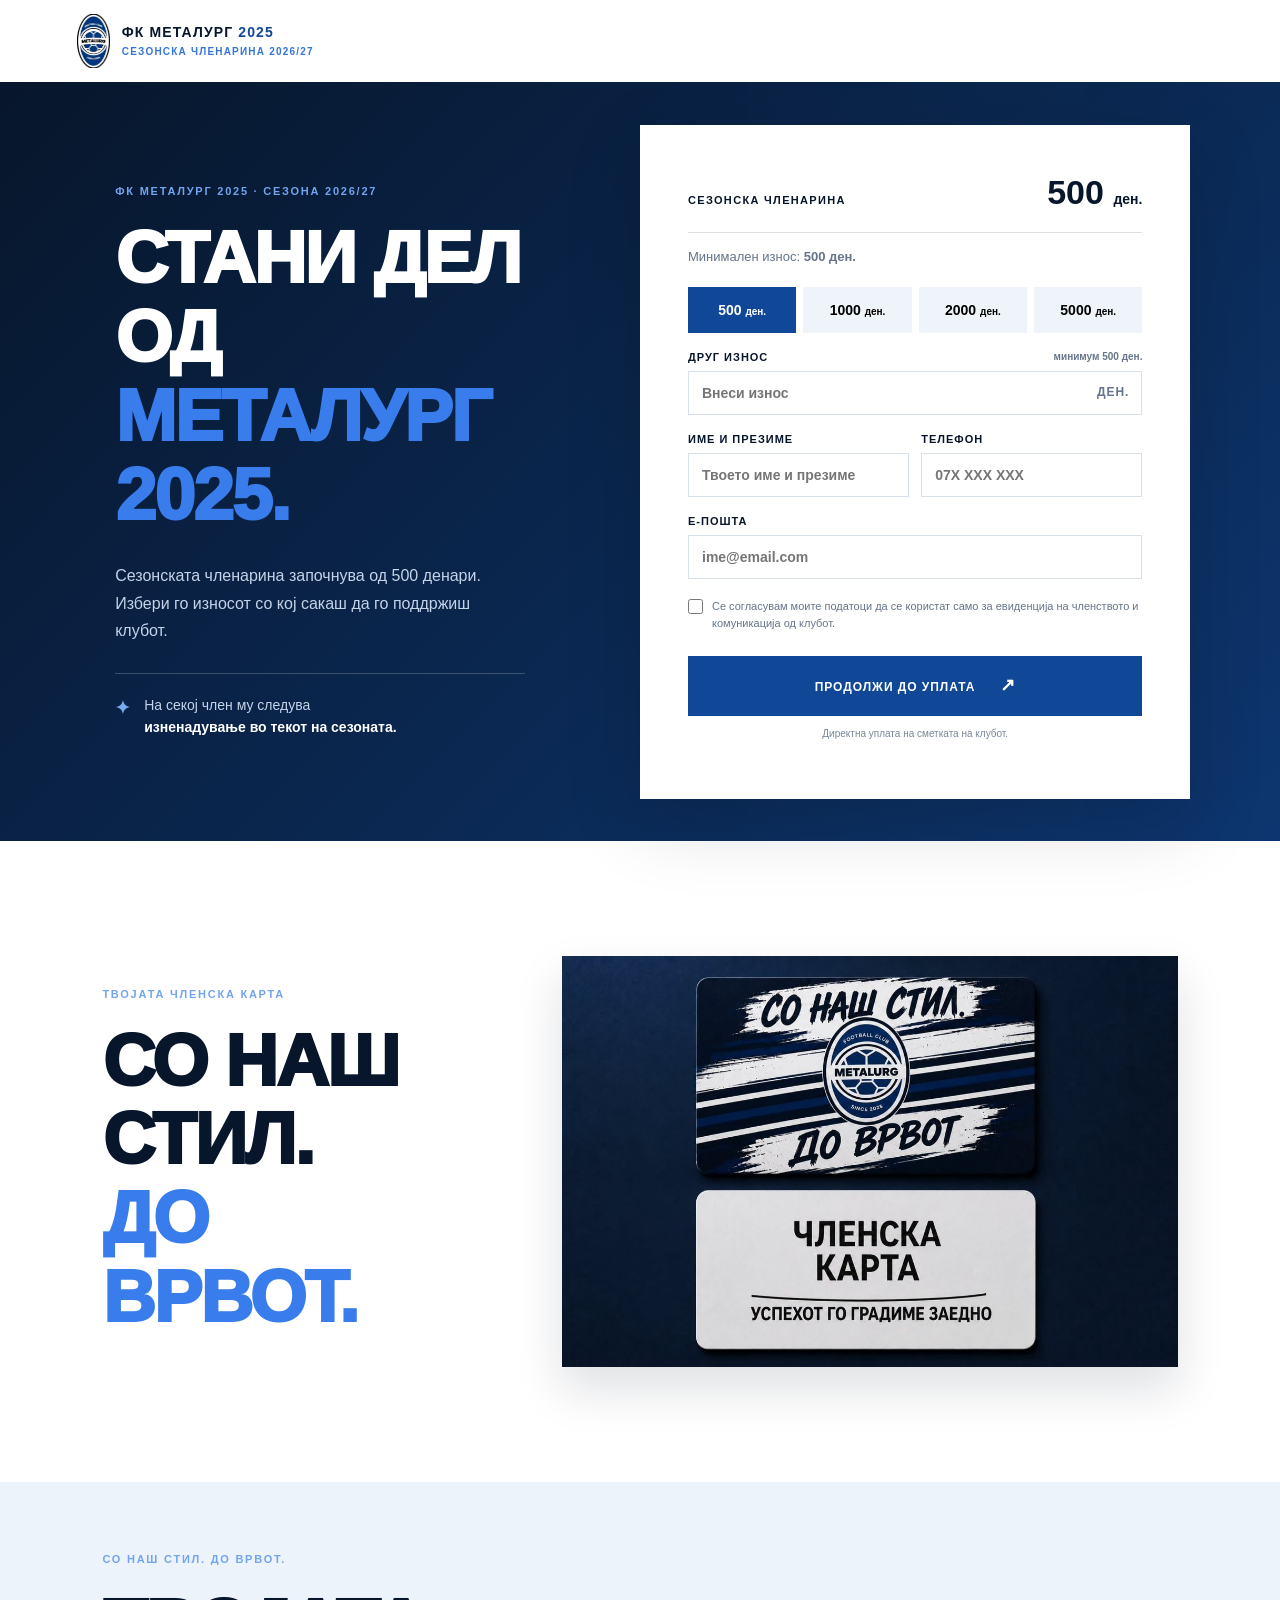
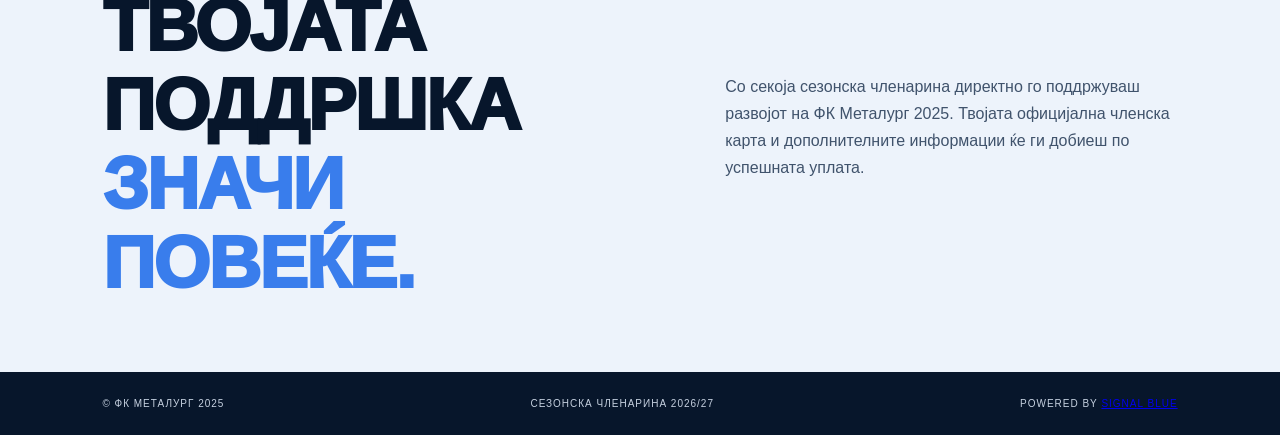
<file: index.html>
<!doctype html><html lang="mk"><head><meta charset="utf-8"><meta name="viewport" content="width=device-width,initial-scale=1"><title>ФК Металург 2025 | Сезонска членарина</title><link rel="stylesheet" href="styles.css"></head><body><main><header class="header"><a class="brand" href="#top"><img src="assets/metalurg-crest.png" alt="Грб на ФК Металург 2025"><span><b>ФК МЕТАЛУРГ <em>2025</em></b><small>СЕЗОНСКА ЧЛЕНАРИНА 2026/27</small></span></a></header><section class="hero" id="top"><div class="hero-copy"><p class="eyebrow">ФК МЕТАЛУРГ 2025 · СЕЗОНА 2026/27</p><h1>Стани дел од <i>Металург 2025.</i></h1><p class="lead">Сезонската членарина започнува од 500 денари. Избери го износот со кој сакаш да го поддржиш клубот.</p><div class="member-perk"><b>✦</b><span>На секој член му следува<br><strong>изненадување во текот на сезоната.</strong></span></div></div><form class="pay-form" id="membership-form"><div class="form-head"><span>СЕЗОНСКА ЧЛЕНАРИНА</span><strong id="amount-display">500 <small>ден.</small></strong></div><p class="form-help">Минимален износ: <b>500 ден.</b></p><div class="amounts"><button type="button" class="selected" data-amount="500">500 <small>ден.</small></button><button type="button" data-amount="1000">1000 <small>ден.</small></button><button type="button" data-amount="2000">2000 <small>ден.</small></button><button type="button" data-amount="5000">5000 <small>ден.</small></button></div><label class="custom">Друг износ <small>минимум 500 ден.</small><span><input id="custom-amount" type="number" min="500" step="100" inputmode="numeric" placeholder="Внеси износ"><b>ден.</b></span></label><p class="error" id="amount-error" hidden>Минималниот износ за членство е 500 ден.</p><div class="fields"><label>Име и презиме<input id="member-name" required placeholder="Твоето име и презиме"></label><label>Телефон<input required type="tel" placeholder="07X XXX XXX"></label></div><label>Е-пошта<input required type="email" placeholder="ime@email.com"></label><label class="check"><input required type="checkbox"><span>Се согласувам моите податоци да се користат само за евиденција на членството и комуникација од клубот.</span></label><button class="pay" type="submit">Продолжи до уплата <b>↗</b></button><p class="secure">Директна уплата на сметката на клубот.</p></form></section><section class="cards-full"><div><p class="eyebrow">ТВОЈАТА ЧЛЕНСКА КАРТА</p><h2>Со наш стил.<br><i>До врвот.</i></h2></div><img src="assets/membership-cards.jpeg" alt="Предна и задна страна на членската карта"></section><section class="support"><div><p class="eyebrow">СО НАШ СТИЛ. ДО ВРВОТ.</p><h2>Твојата поддршка <i>значи повеќе.</i></h2></div><p>Со секоја сезонска членарина директно го поддржуваш развојот на ФК Металург 2025. Твојата официјална членска карта и дополнителните информации ќе ги добиеш по успешната уплата.</p></section><footer><span>© ФК Металург 2025</span><span>Сезонска членарина 2026/27</span></footer></main><script src="app.js"></script></body></html>
</file>
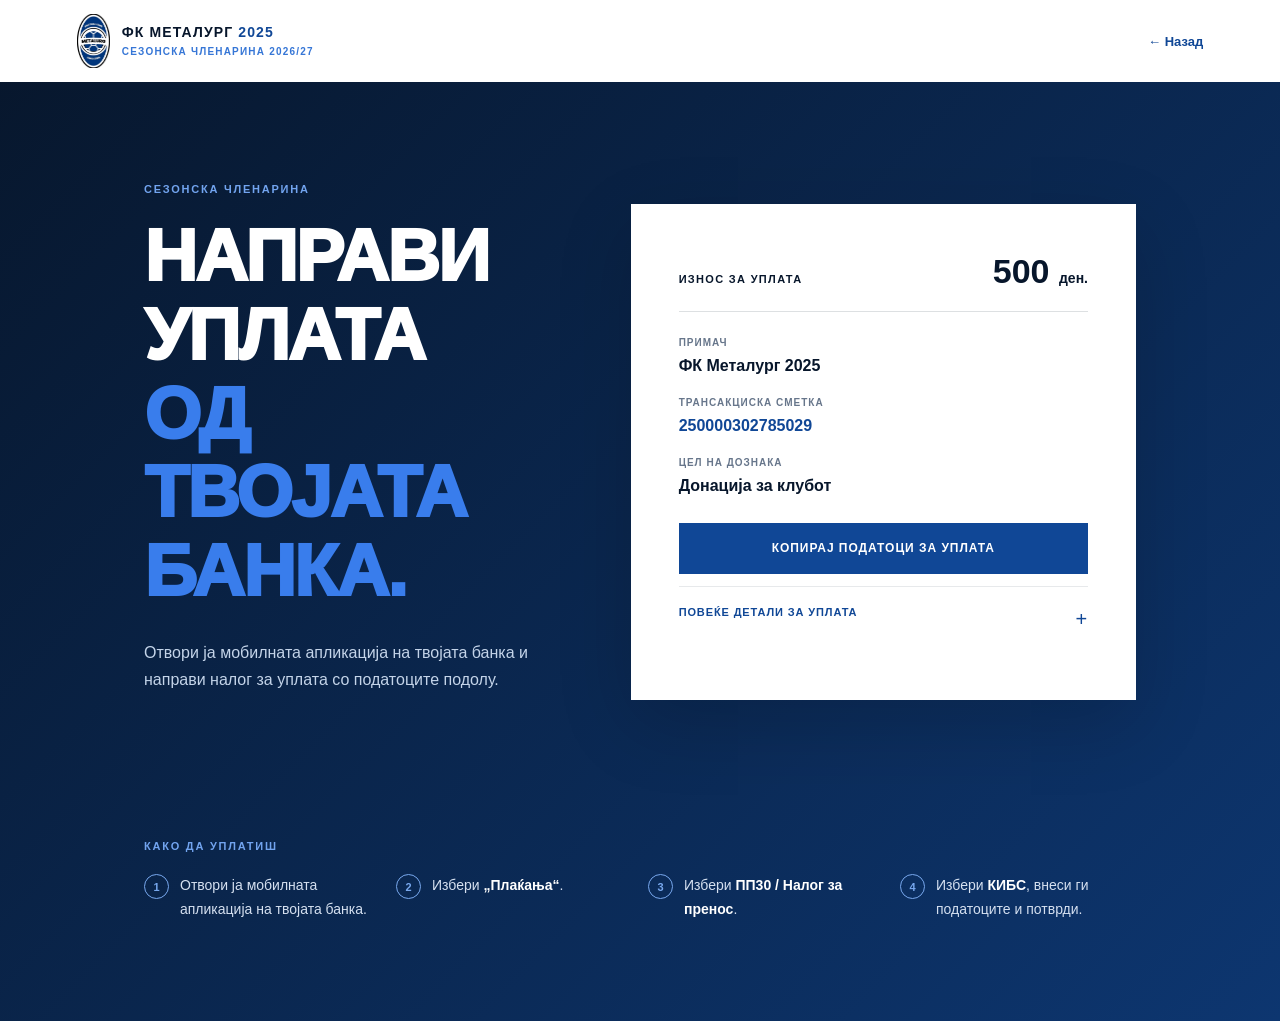
<file: uplata/index.html>
<!doctype html><html lang="mk"><head><meta charset="utf-8"><meta name="viewport" content="width=device-width,initial-scale=1"><title>Уплата | ФК Металург 2025</title><link rel="stylesheet" href="../styles.css"></head><body class="transfer-page"><header class="transfer-header"><a class="brand" href="../"><img src="../assets/metalurg-crest.png" alt="Грб на ФК Металург 2025"><span><b>ФК МЕТАЛУРГ <em>2025</em></b><small>СЕЗОНСКА ЧЛЕНАРИНА 2026/27</small></span></a><a class="back-link" href="../">← Назад</a></header><main class="transfer-content"><div class="transfer-intro"><p class="eyebrow">СЕЗОНСКА ЧЛЕНАРИНА</p><h1>Направи уплата<br><i>од твојата банка.</i></h1><p>Отвори ја мобилната апликација на твојата банка и направи налог за уплата со податоците подолу.</p></div><section class="transfer-card"><div class="form-head"><span>ИЗНОС ЗА УПЛАТА</span><strong id="payment-amount">500 <small>ден.</small></strong></div><div class="payment-details"><div><span>ПРИМАЧ</span><b>ФК Металург 2025</b></div><div><span>ТРАНСАКЦИСКА СМЕТКА</span><b class="account">250000302785029</b></div><div><span>ЦЕЛ НА ДОЗНАКА</span><b>Донација за клубот</b></div></div><button class="copy-button" id="copy-details" type="button">Копирај податоци за уплата</button><details class="payment-more"><summary>Повеќе детали за уплата <span>+</span></summary><div class="payment-more-content"><div class="bank-choice"><p><b>Ако користиш Комерцијална Банка:</b> избери <strong>ПП30 — Налог за пренос</strong>. Не избирај <strong>ПП50</strong> и не избирај <strong>„Плати на пријател“</strong>.</p><p><b>Потоа:</b> избери <strong>КИБС</strong> и продолжи со внесување на податоците за уплата.</p><p><b>Ако користиш Sparkasse:</b> избери <strong>интерен налог / пренос кон друга сметка</strong>.</p></div><p><b>1. Отвори ја апликацијата.</b> На почетниот екран избери <strong>„Плаќања“</strong>.</p><p><b>2. Избери ПП30.</b> Од понудените видови плаќање избери <strong>ПП30 — Налог за пренос</strong>.</p><p><b>3. Избери КИБС.</b> Откако ќе отвориш ПП30, избери <strong>КИБС</strong>.</p><p><b>4. Внеси ги податоците.</b> Примач: <strong>ФК Металург 2025</strong>; сметка: <strong>250000302785029</strong>; цел: <strong>Донација за клубот</strong>.</p><p><b>5. Потврди.</b> Провери ги сметката и износот, потоа потврди со PIN, лозинка или биометрика.</p><p class="payment-note"><b>Важно:</b> никогаш не внесувај број на картичка, CVV или банкарски PIN на оваа страница.</p></div></details></section><section class="steps"><p class="eyebrow">КАКО ДА УПЛАТИШ</p><ol><li><b>1</b><span>Отвори ја мобилната апликација на твојата банка.</span></li><li><b>2</b><span>Избери <strong>„Плаќања“</strong>.</span></li><li><b>3</b><span>Избери <strong>ПП30 / Налог за пренос</strong>.</span></li><li><b>4</b><span>Избери <strong>КИБС</strong>, внеси ги податоците и потврди.</span></li></ol></section></main><script src="../app.js"></script></body></html>
</file>
<file: styles.css>
:root{--ink:#07162b;--blue:#104796;--light:#edf3fb}*{box-sizing:border-box}html{scroll-behavior:smooth}body{margin:0;font-family:Arial,Helvetica,sans-serif;color:var(--ink);background:#fff}button,input{font:inherit}.header,.transfer-header{min-height:82px;padding:14px clamp(22px,6vw,100px);display:flex;align-items:center;justify-content:space-between;gap:20px;background:#fff}.brand{display:flex;align-items:center;gap:11px;text-decoration:none;color:var(--ink);font-weight:900;letter-spacing:.07em}.brand img{width:34px;height:54px;object-fit:contain}.brand span{display:flex;flex-direction:column;gap:4px}.brand b{font-size:14px;line-height:1.2}.brand em{font-style:normal;color:var(--blue)}.brand small{font-size:10px;line-height:1.3;color:#3676d6;letter-spacing:.12em}.hero{min-height:680px;display:grid;grid-template-columns:1fr 1fr;background:linear-gradient(135deg,#07162b,#0d3670)}.hero-copy{padding:clamp(60px,8vw,125px) clamp(25px,9vw,140px);color:#fff;align-self:center}.eyebrow{margin:0 0 19px;color:#72a4ef;font-size:11px;font-weight:900;letter-spacing:.16em;line-height:1.45}.hero h1,.cards-full h2,.support h2,.transfer-intro h1{margin:0;text-transform:uppercase;font-size:clamp(44px,5.7vw,84px);line-height:1.08;letter-spacing:-.025em;font-weight:950}.hero h1 i,.cards-full h2 i,.support h2 i,.transfer-intro h1 i{font-style:normal;color:#397dec}.lead,.transfer-intro>p:not(.eyebrow){margin:28px 0;color:#c4d4e9;font-size:16px;line-height:1.72}.member-perk{display:flex;gap:14px;padding-top:20px;border-top:1px solid #ffffff33;color:#c4d4e9;font-size:14px;line-height:1.6}.member-perk b{color:#78a8ee;font-size:18px}.member-perk strong{color:#fff}.pay-form,.transfer-card{background:#fff;color:var(--ink);align-self:center;margin:42px clamp(22px,7vw,100px) 42px 0;padding:clamp(24px,4vw,48px);box-shadow:0 24px 70px #00000028}.form-head{display:flex;justify-content:space-between;align-items:baseline;gap:12px;padding-bottom:20px;border-bottom:1px solid #07162b22}.form-head>span{font-size:11px;font-weight:900;letter-spacing:.12em}.form-head strong{font-size:34px;line-height:1.15}.form-head small{font-size:14px}.form-help{margin:14px 0 21px;color:#66758a;font-size:13px;line-height:1.5}.amounts{display:grid;grid-template-columns:repeat(4,1fr);gap:7px}.amounts button{border:0;background:#eff4fa;padding:15px 4px;font-size:14px;font-weight:900;cursor:pointer}.amounts button.selected{background:var(--blue);color:#fff}.amounts small{font-size:10px}.pay-form label:not(.check){display:block;margin-top:18px;font-size:11px;font-weight:900;letter-spacing:.09em;text-transform:uppercase}.custom small{float:right;color:#67768b;font-size:10px;text-transform:none;letter-spacing:0}.custom span{display:block;position:relative;margin-top:8px}.pay-form input{display:block;width:100%;margin-top:8px;padding:13px;border:1px solid #d7e0eb;font-size:14px;outline-color:var(--blue)}.custom b{position:absolute;right:13px;top:14px;color:#64758d;font-size:12px}.fields{display:grid;grid-template-columns:1fr 1fr;gap:12px}.check{display:flex;gap:9px;margin-top:19px;color:#66758a;font-size:11px;line-height:1.5;text-transform:none!important;letter-spacing:0!important}.check input{width:15px;height:15px;margin:1px 0 0;flex:none}.error{color:#bd2437;font-size:12px}.pay,.copy-button{width:100%;margin-top:25px;border:0;background:var(--blue);color:#fff;padding:18px 14px;text-transform:uppercase;font-size:12px;font-weight:900;letter-spacing:.08em;line-height:1.3;cursor:pointer}.pay b{font-size:18px;margin-left:20px}.secure{text-align:center;color:#7a8798;font-size:10px;line-height:1.5}.cards-full{display:grid;grid-template-columns:.75fr 1.25fr;align-items:center;gap:clamp(35px,7vw,120px);padding:clamp(65px,9vw,120px) clamp(22px,8vw,130px)}.cards-full img{width:100%;box-shadow:0 22px 45px #07162b22}.support{display:grid;grid-template-columns:1.1fr .9fr;align-items:center;gap:70px;padding:70px clamp(22px,8vw,130px);background:var(--light)}.support>p{color:#40536c;font-size:16px;line-height:1.7}footer{display:flex;justify-content:space-between;gap:15px;flex-wrap:wrap;padding:24px clamp(22px,8vw,130px);background:var(--ink);color:#c6d1e0;text-transform:uppercase;letter-spacing:.1em;font-size:10px;line-height:1.5}.transfer-page{min-height:100vh;background:linear-gradient(135deg,#07162b,#0d3670);color:#fff}.back-link{color:var(--blue);font-size:13px;font-weight:900;text-decoration:none}.transfer-content{width:min(100%,1040px);margin:auto;padding:clamp(54px,8vw,100px) 24px;display:grid;grid-template-columns:.88fr 1.12fr;gap:clamp(35px,7vw,95px);align-items:start}.transfer-card{margin:0}.payment-details{display:grid;gap:19px;padding:25px 0}.payment-details div{display:grid;gap:6px}.payment-details span{color:#67768b;font-size:10px;font-weight:900;letter-spacing:.1em}.payment-details b{font-size:16px;line-height:1.5;overflow-wrap:anywhere}.account{color:var(--blue)}.copy-button{margin-top:0}.payment-more{margin-top:12px;border-top:1px solid #07162b18}.payment-more summary{display:flex;justify-content:space-between;gap:15px;padding:18px 0;color:var(--blue);list-style:none;cursor:pointer;text-transform:uppercase;font-size:11px;font-weight:900;letter-spacing:.08em;line-height:1.45}.payment-more summary::-webkit-details-marker{display:none}.payment-more summary span{font-size:20px;font-weight:400}.payment-more[open] summary span{transform:rotate(45deg)}.payment-more-content p{margin:0 0 14px;color:#40536c;font-size:14px;line-height:1.68}.payment-more-content b{color:var(--ink)}.payment-more-content strong{color:var(--blue)}.bank-choice{margin:3px 0 22px;padding:16px;background:#edf3fb;border:1px solid #10479624}.payment-note{padding:14px;border-left:3px solid #397dec;background:#edf3fb}.steps{grid-column:1/-1;padding-top:28px}.steps ol{display:grid;grid-template-columns:repeat(4,1fr);gap:16px;margin:0;padding:0;list-style:none}.steps li{display:flex;align-items:flex-start;gap:11px;color:#d5e0f0;font-size:14px;line-height:1.65}.steps li>b{display:grid;place-items:center;width:25px;height:25px;flex:none;border:1px solid #78a8ee;border-radius:50%;color:#78a8ee;font-size:11px}.steps strong{color:#fff}@media(max-width:760px){.header,.transfer-header{min-height:86px;padding:13px 20px}.brand img{width:31px;height:49px}.brand b{font-size:12px}.brand small{font-size:8px;letter-spacing:.09em}.hero{display:block;min-height:0}.hero-copy{padding:65px 23px 47px}.hero h1,.transfer-intro h1{font-size:clamp(40px,12vw,54px);line-height:1.1}.pay-form{margin:0;padding:28px 20px;box-shadow:none}.amounts{grid-template-columns:repeat(2,1fr)}.fields{grid-template-columns:1fr;gap:0}.cards-full,.support{display:block;padding:65px 22px}.cards-full{display:grid;grid-template-columns:1fr;gap:32px}.support>p{margin:28px 0 0}.cards-full h2,.support h2{font-size:48px}.transfer-content{display:block;padding:50px 20px 65px}.transfer-card{margin-top:34px;padding:25px 20px}.steps{padding-top:48px}.steps ol{grid-template-columns:1fr;gap:18px}.steps li{font-size:15px}.bank-choice{padding:15px}}
</file>
